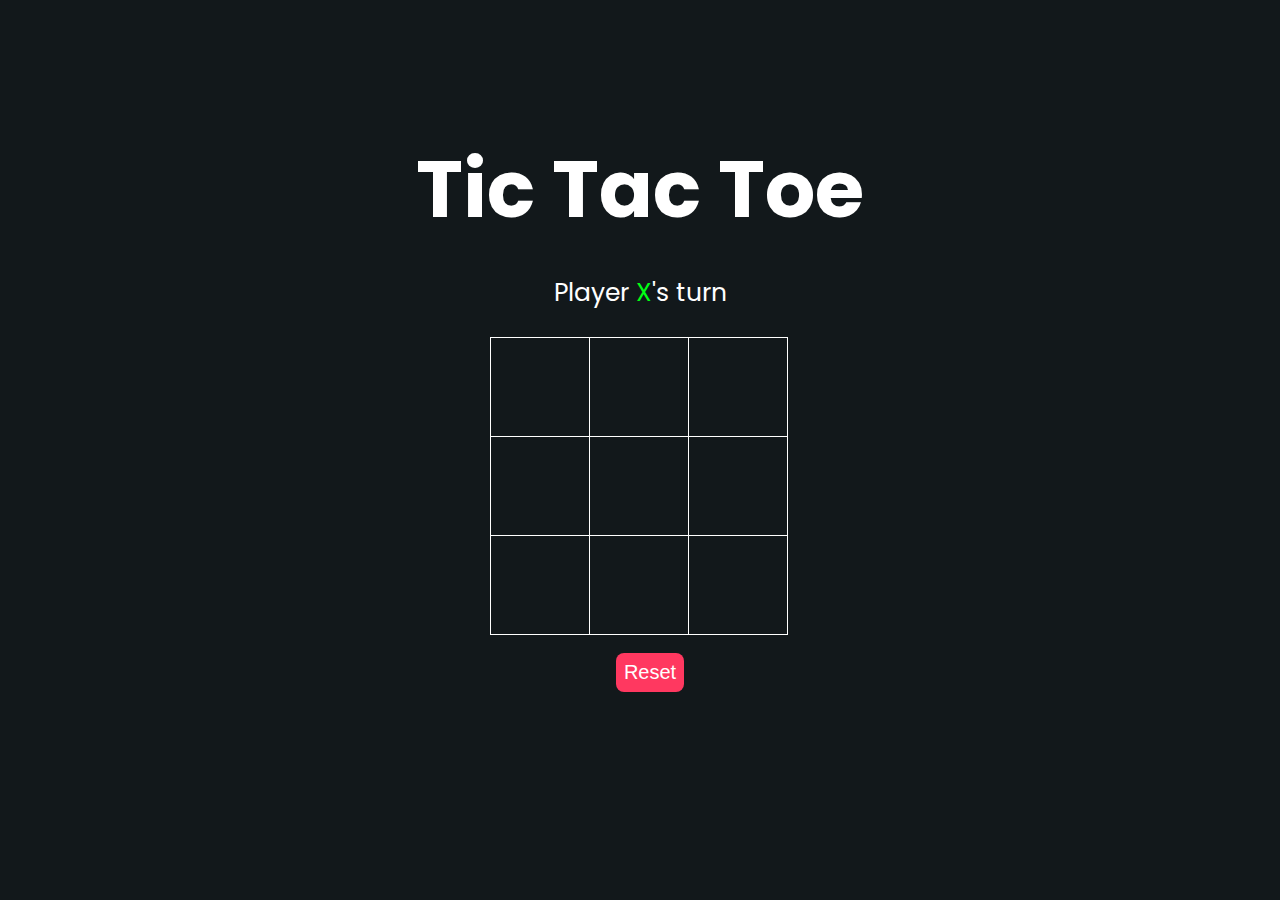
<file: tic-tac-toe/index.html>
<html lang="en">
<head>
    <meta charset="UTF-8">
    <meta http-equiv="X-UA-Compatible" content="IE=edge">
    <meta name="viewport" content="width=device-width, initial-scale=1.0">
    <link rel="stylesheet" href="style.css">
    <link rel="preconnect" href="https://fonts.gstatic.com">
    <link href="https://fonts.googleapis.com/css2?family=Itim&display=swap" rel="stylesheet">
    <script src="script.js"></script>
    <title>Tic-Tac-Toe</title>
</head>
<body>
    <main class="background">
        <section class="title">
            <h1>Tic Tac Toe</h1>
        </section>
        <section class="display">
            Player <span class="display-player playerX">X</span>'s turn
        </section>
        <section class="container">
            <div class="tile"></div>
            <div class="tile"></div>
            <div class="tile"></div>
            <div class="tile"></div>
            <div class="tile"></div>
            <div class="tile"></div>
            <div class="tile"></div>
            <div class="tile"></div>
            <div class="tile"></div>
        </section>
        <section class="display announcer hide"></section>
        <section class="controls">
            <button id="reset">Reset</button>
        </section>
    </main>
</body>
</html>
</file>
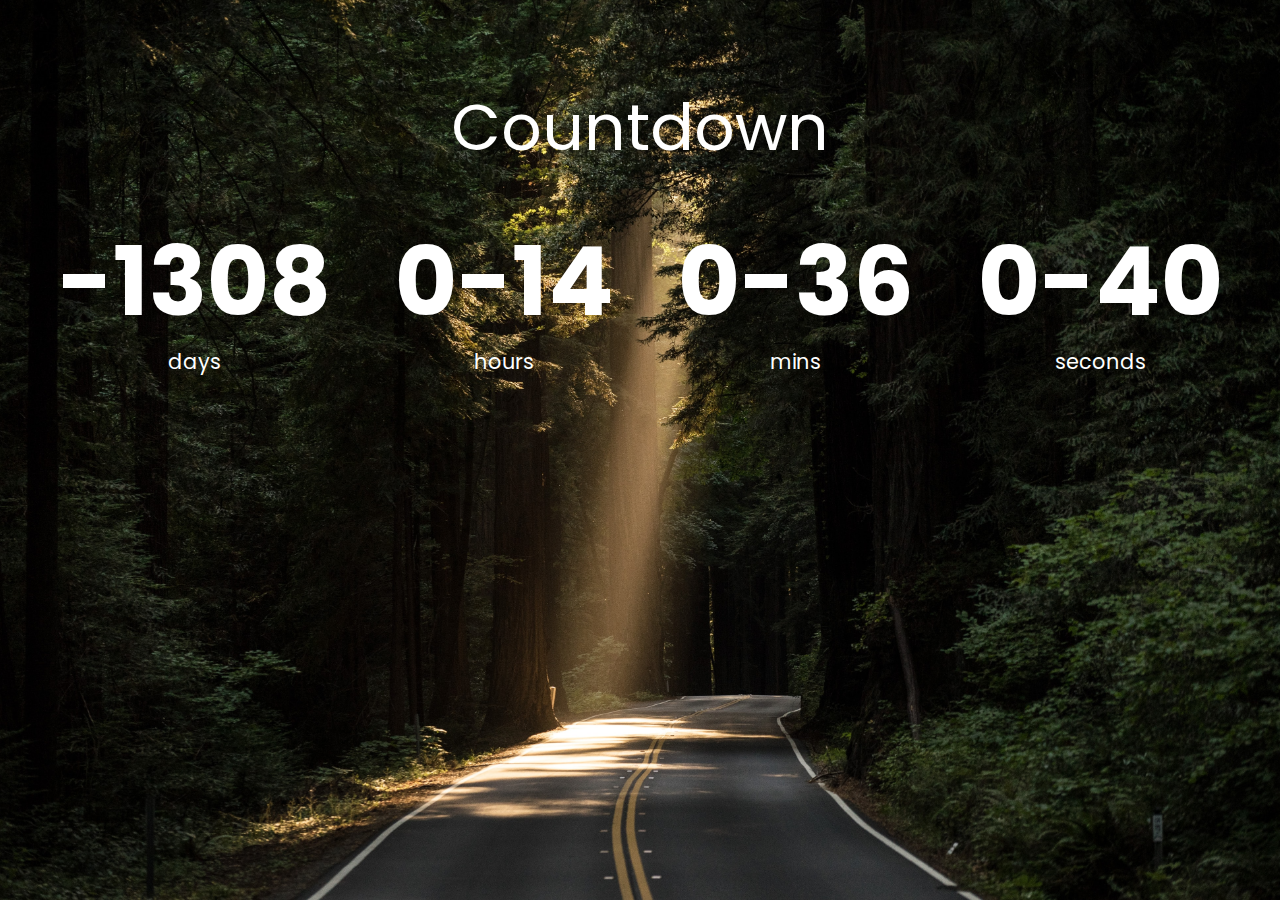
<file: Mini Projects/Timer/index.html>
<!DOCTYPE html>
<html lang="en">
<head>
    <meta charset="UTF-8">
    <meta http-equiv="X-UA-Compatible" content="IE=edge">
    <meta name="viewport" content="width=device-width, initial-scale=1.0">
    <title>Timer</title>
    <link rel="stylesheet" href="style.css" />


</head>
<body>
    <h1>Countdown</h1>

    <div class="countdown-container">
        <div class="countdown-el days-c">
            <p class="big-text" id="days">0</p>
            <span>days</span>
        </div>
        <div class="countdown-el hours-c">
            <p class="big-text" id="hours">0</p>
            <span>hours</span>
        </div>
        <div class="countdown-el mins-c">
            <p class="big-text" id="mins">0</p>
            <span>mins</span>
        </div>
        <div class="countdown-el seconds-c">
            <p class="big-text" id="seconds">0</p>
            <span>seconds</span>
</body>
<script src="main.js" defer></script>
</html>
</file>
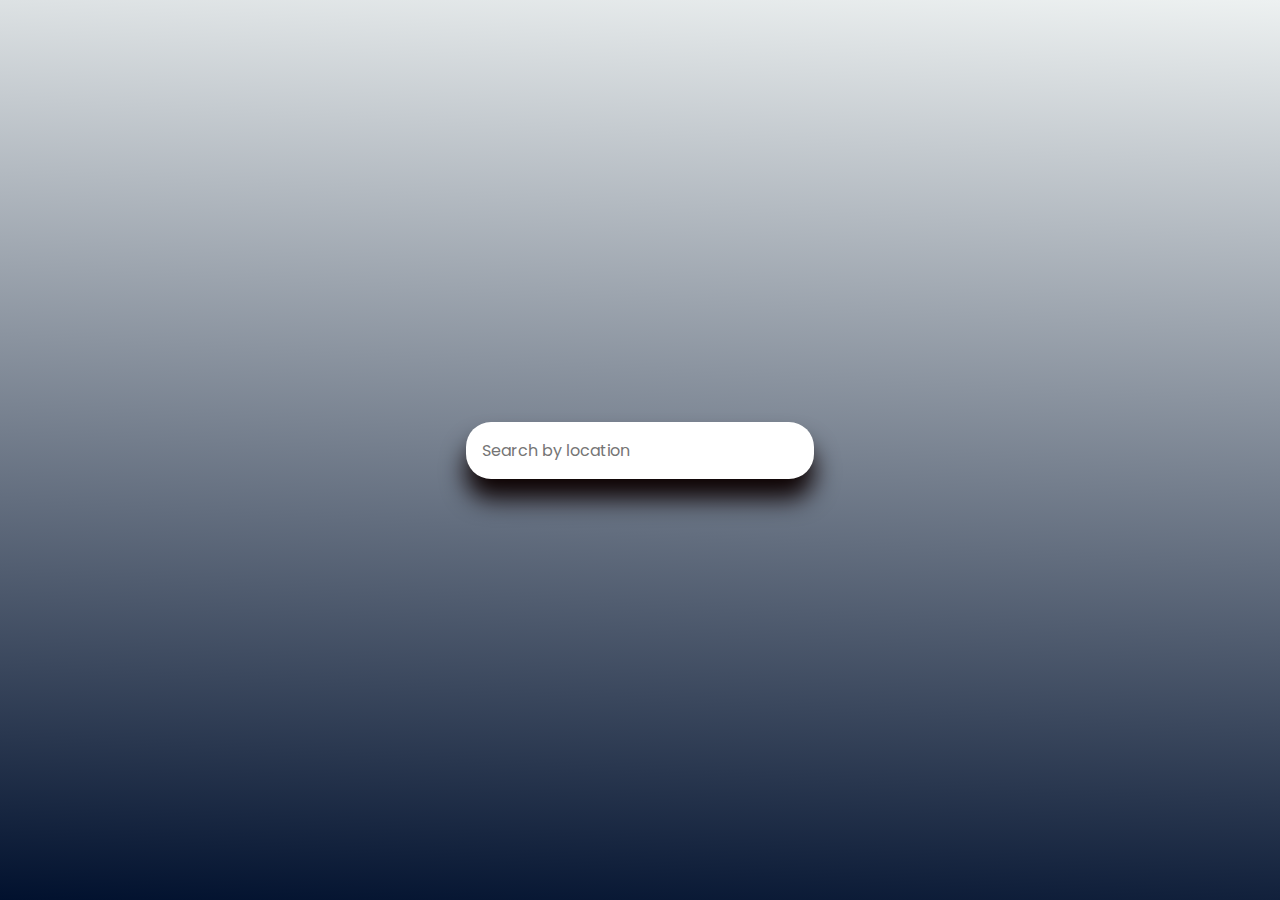
<file: Mini Projects/Weather/index.html>
<!DOCTYPE html>
<html lang="en">
    <head>
        <meta charset="UTF-8" />
        <meta name="viewport" content="width=device-width, initial-scale=1.0" />
        <title>Weather App</title>
        <link rel="stylesheet" href="style.css" />
        <script src="script.js" defer></script>
    </head>
    <body>
        <form id="form">
            <input
                type="text"
                id="search"
                placeholder="Search by location"
                autocomplete="off"
            />
        </form>
        <main id="main"></main>
    </body>
</html>
</file>
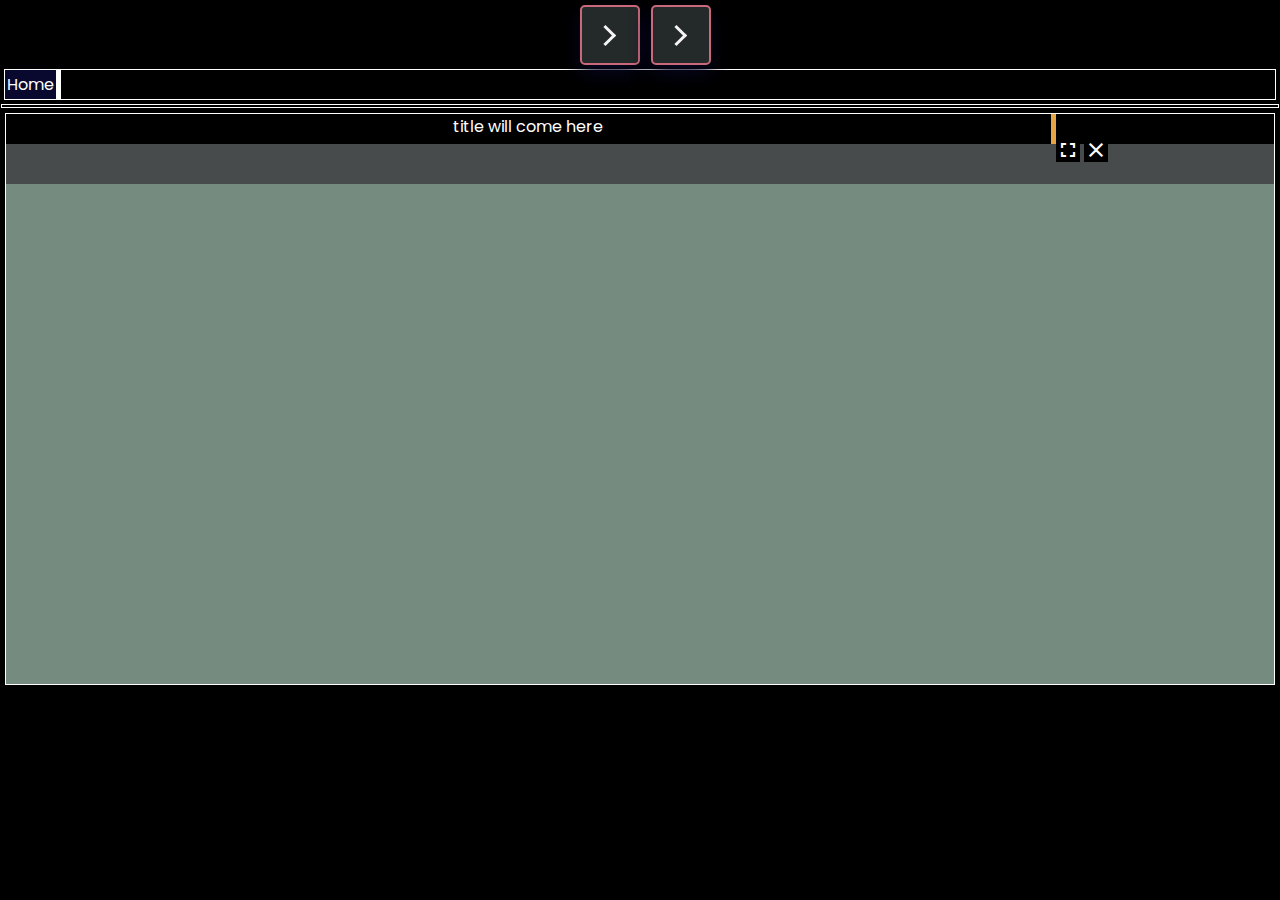
<file: Notepad/index2.html>
<html>
    <head>
        <title>My First Hand at Frontend</title>
        <link rel="stylesheet" href="https://fonts.googleapis.com/icon?family=Material+Icons">
        <link rel="stylesheet" href="style2.css" />
    </head>
    <body>
        <div id="header">
            <button id="addFolder">Add Folder</button>
            <button id="addTextFile">Add Text File</button>
        </div>

        <div id="breadcrumb">
            <a purpose="path" rid="-1">Home</a>
        </div>

        <div id="container">
        </div>

        <div id="app">
            <div id="app-title-bar">
                <div id="app-title">title will come here</div>
                <div id="win-actions">
                    <span class="material-icons">minimize</span>
                    <span class="material-icons">fullscreen</span>
                    <span id="app-close" class="material-icons">close</span>
                </div>
            </div>
            <div id="app-menu-bar">
                
            </div>
            <div id="app-body"></div>
        </div>

        <template id="templates">
            <div class="folder" rid="" pid="">
                <span action="rename">rename</span>
                <span action="delete">delete</span>
                <span action="view">view</span>
                <div purpose="name"></div>
            </div>
            <div class="text-file" rid="" pid="">
                <span action="rename">rename</span>
                <span action="delete">delete</span>
                <span action="view">view</span>
                <div purpose="name"></div>
            </div>
            <a purpose="path" rid="-1"></a>
            <div purpose="notepad-menu" class="notepad-menu">
                <span action="save" class="material-icons">save</span>
                <span pressed="false" action="bold" class="material-icons">format_bold</span>
                <span pressed="false" action="italic" class="material-icons">format_italic</span>
                <span pressed="false" action="underline" class="material-icons">format_underline</span>
                <input type="color" action="bg-color" />
                <input type="color" action="fg-color" />
                <select action="font-family">
                    <option value="monospace">monospace</option>
                    <option value="serif">serif</option>
                    <option value="sans-serif">sans-serif</option>
                    <option value="cursive">cursive</option>
                </select>
                <select action="font-size">
                    <option value="8">8</option>
                    <option value="10">10</option>
                    <option value="12">12</option>
                    <option value="14">14</option>
                    <option value="16">16</option>
                    <option value="18">18</option>
                    <option value="20">20</option>
                    <option value="22">22</option>
                </select>
                <span action="download" class="material-icons">download</span>
                <input action="upload" type="file"/>
                <a purpose="download" href="http://www.google.com" target="_blank">Link</a>
            </div>
            <div purpose="notepad-body" class="notepad-body">
                <textarea>I am the notepad's body</textarea>
            </div>
        </template>
        <script type="text/javascript" src="main2.js"></script>
    </body>
</html>
</file>
<file: tic-tac-toe/style.css>
@import url("https://fonts.googleapis.com/css2?family=Poppins:wght@200;400;600&display=swap");

* {
    box-sizing: border-box;
    padding: 0;
    margin: 0;
}

body {
    font-family: "Poppins", sans-serif;
    margin: 0;
}

.background {
    background-color: #12181B;
    height: 100vh;
    padding-top: 1px;
}

.title {
    color: white;
    text-align: center;
    font-size: 40px;
    margin-top: 10%;
}

.display {
    color: white;
    font-size: 25px;
    text-align: center;
    margin-top: 1em;
    margin-bottom: 1em;
}

.hide {
    display: none;
}

.container {
    margin: 0 auto;
    display: grid;
    grid-template-columns: 33% 33% 33%;
    grid-template-rows: 33% 33% 33%;
    max-width: 300px;

}

.tile {
    border: 1px solid white;
    min-width: 100px;
    min-height: 100px;
    display: flex;
    justify-content: center;
    align-items: center;
    font-size: 50px;
    cursor: pointer;
}

.playerX {
    color: #00ff15;
}

.playerO {
    color: #02ccff;
}

.controls {
    display: flex;
    flex-direction: row;
    justify-content: center;
    align-items: center;
    margin-top: 1em;
}

.controls button {
    color: white;
    padding: 8px;
    border-radius: 8px;
    border: none;
    font-size: 20px;
    margin-left: 1em;
    cursor: pointer;
}

.controls button:hover{
    width: 95px;
    transform: scale(1.05);
    transition-delay: 0.2s;
    color: #fff;
}

.restart {
    background-color: #498AFB;
}

#reset {
    background-color: #FF3860;
}
</file>
<file: Mini Projects/Timer/style.css>
@import url("https://fonts.googleapis.com/css2?family=Poppins:wght@200;400;600&display=swap");

* {
    box-sizing: border-box;
}

body {
    background-image: url("./forest.jpg");
    background-size: cover;
    background-position: center center;
    display: flex;
    flex-direction: column;
    align-items: center;
    min-height: 100vh;
    font-family: "Poppins", sans-serif;
    margin: 0;
}

h1 {
    font-weight: normal;
    color: #fff;
    font-size: 4rem;
    margin-top: 5rem;
}

.countdown-container {
    display: flex;
    flex-wrap: wrap;
    justify-content: center;
}

.big-text {
    font-weight: bold;
    color: #fff;
    font-size: 6rem;
    line-height: 1;
    margin: 1rem 2rem;
}

.countdown-el {
    text-align: center;
    color: #fff;
}

.countdown-el span {
    font-size: 1.3rem;
}
</file>
<file: Mini Projects/Weather/style.css>
@import url("https://fonts.googleapis.com/css2?family=Poppins:wght@200;400;600&display=swap");

* {
    box-sizing: border-box;
}

body {
    background: linear-gradient(3deg, #01112e, #edf1f1);
    font-family: "Poppins", sans-serif;
    display: flex;
    flex-direction: column;
    align-items: center;
    justify-content: center;
    margin: 0;
    min-height: 100vh;
}

input {
    background-color: #fff;
    border: none;
    border-radius: 25px;
    box-shadow: 0 20px 25px rgb(14, 3, 3);
    font-family: inherit;
    font-size: 1rem;
    padding: 1rem;
    min-width: 300px;
}

input:focus {
    outline: none;
}

.weather {
    font-size: 2rem;
    text-align: center;
}

.weather h2 {
    display: flex;
    align-items: center;
    margin-bottom: 0;
}
</file>
<file: Notepad/style2.css>
@import url('https://fonts.googleapis.com/css?family=Poppins:200,300,400,500,600,700,800,900&display=swap');
*
{
    margin: 0;
    padding: 0;
    font-family: 'Poppins', sans-serif;
    background-color: black;
    box-sizing: border-box;
}

body{
    min-height: 100vh;
}
#header{
    
    display: flex;
    justify-content: center;
}


#header button {
    position: relative;
    color: rgb(36, 41, 41);
    border:2px solid rgb(202, 105, 124);
    border-radius:5px;
    background-color:rgb(36, 41, 41);
    width:60px;
    height: 60px;
    padding: 20px;
    display: flex;
    transition: 0.5s;
    box-shadow: 0 8px 20px rgb(7, 7, 34);
    overflow: hidden;
    cursor: pointer;
    display: flex;
    justify-content: center;
    align-items: center;
    text-transform: uppercase;
    letter-spacing: 0.1em;
    font-size: 1.1em;
    margin-top: 5px;
    margin-left: 11px;
}

#header button:hover {
    width: 300px;
    transform: scale(1.05);
    transition-delay: 0.5s;
    color: #fff;
}

#header button::before
{
    content: '';
    position: absolute;
    right: 25px;
    width: 12px;
    height: 12px;
    border-top: 3px solid whitesmoke;
    border-right: 3px solid whitesmoke;
    transform: rotate(45deg);
    transition: 0.5s;
}

#header button:hover:before
{
    transform: rotate(45deg) translate(50px,-50px);
}

#header button::after
{
    content: '';
    position: absolute;
    left: -50px;
    width: 12px;
    height: 12px;
    border-top: 3px solid whitesmoke;
    border-right: 3px solid whitesmoke;
    transform: rotate(45deg) translate(-50px,50px);
    transition: 0.5s;
}

#header button:hover:before
{
    transform: rotate(45deg) translate(50px,-50px);
    transition-delay: 1s;
}

#header button span
{
    visibility: hidden;
    opacity: 0;
    white-space: nowrap;
    transition: 0.5s;
    transform: translateX(-30px);
}

#header button:hover span
{
    visibility: visible;
    opacity: 1;
    transition-delay: 0.75s;
    transform: translateX(-10px);
}

#breadcrumb{
    border: 1px solid #fff;
    margin: 4px;
    display: flex;
}

#breadcrumb a {
    background-color: rgb(9, 8, 46);
    color: #fff;
    padding: 2px;
    border-right: 5px solid #fff;
}

#breadcrumb a:hover {
    background-color: teal;
    color: #fff;
    transform: rotate(-10deg) translate(5px,-5px);
}

#container{
    border: 1px solid #fff;
    margin: 1px;
    padding: 1px;
    display: flex;
}

.folder {
    background-color: rgb(26, 26, 34);
    color: #fff;
    height: 120px;
    width: 150px;

    margin: 10px;
    padding: 10px;

    border:2px solid rgb(156, 109, 109);
    border-radius: 8px;
}

.folder div[purpose=name]{
    margin-top: 80px;
}



.folder [action]:hover {
    color: rgb(76, 76, 105);
    transform: scale(2);
}


.text-file {
    background-color: rgb(7, 7, 34);
    color:white;
    height: 120px;
    width: 150px;

    margin: 10px;
    padding: 10px;

    border:2px solid #fff;
    border-radius: 8px;
}

.text-file div[purpose=name]{
    margin-top: 80px;
}


.text-file [action]:hover {
    color: rgb(68, 68, 92);
    transform: scale(2);
}

#app{
    border: 1px solid #fff;
    margin: 5px;
}

#app-title-bar {
    display: flex;
    background-color: rgba(221, 233, 233, 0.568);
    color: #fff;
    height: 30px;
}

#app-title {
    width: 94%;
    text-align: center;
    border-right: 5px solid rgb(231, 166, 69);
}

#app-menu-bar {
    display: flex;
    background-color: rgb(71, 75, 75);
    color: #fff;
    height: 40px;
}

#app-body {
    display: flex;
    background-color:rgb(117, 139, 128);
    height: 500px;
}

.notepad-menu{
    width: 100%;
    padding: 5px;
}

.notepad-menu * {
    margin: 0px 5px;
    padding: 2px;
    cursor: pointer;
    border: 2px solid white;
    border-radius: 5px;
}

.notepad-menu span {
    vertical-align: bottom;
    
}

.notepad-menu span:hover {
    border: 2px solid black;
    background-color: white;
    color: teal;
}


.notepad-menu [pressed=true] {
    border: 2px solid black;
    background-color: white;
    color: teal;
}

.notepad-menu input[type=color] {
    width: 30px;
}

.notepad-menu select {
    height: 30px;
}

.notepad-body {
    height: 100%;
    width: 100%;
}

.notepad-body textarea{
    height: 100%;
    width: 100%;
}

[purpose=download]{
    display: none;
}

/* input[action=upload]{
    display: none;
} */

#win-actions span {
    cursor: pointer;
}

#win-actions span:hover {
    color: rgb(47, 247, 64);
}
</file>
